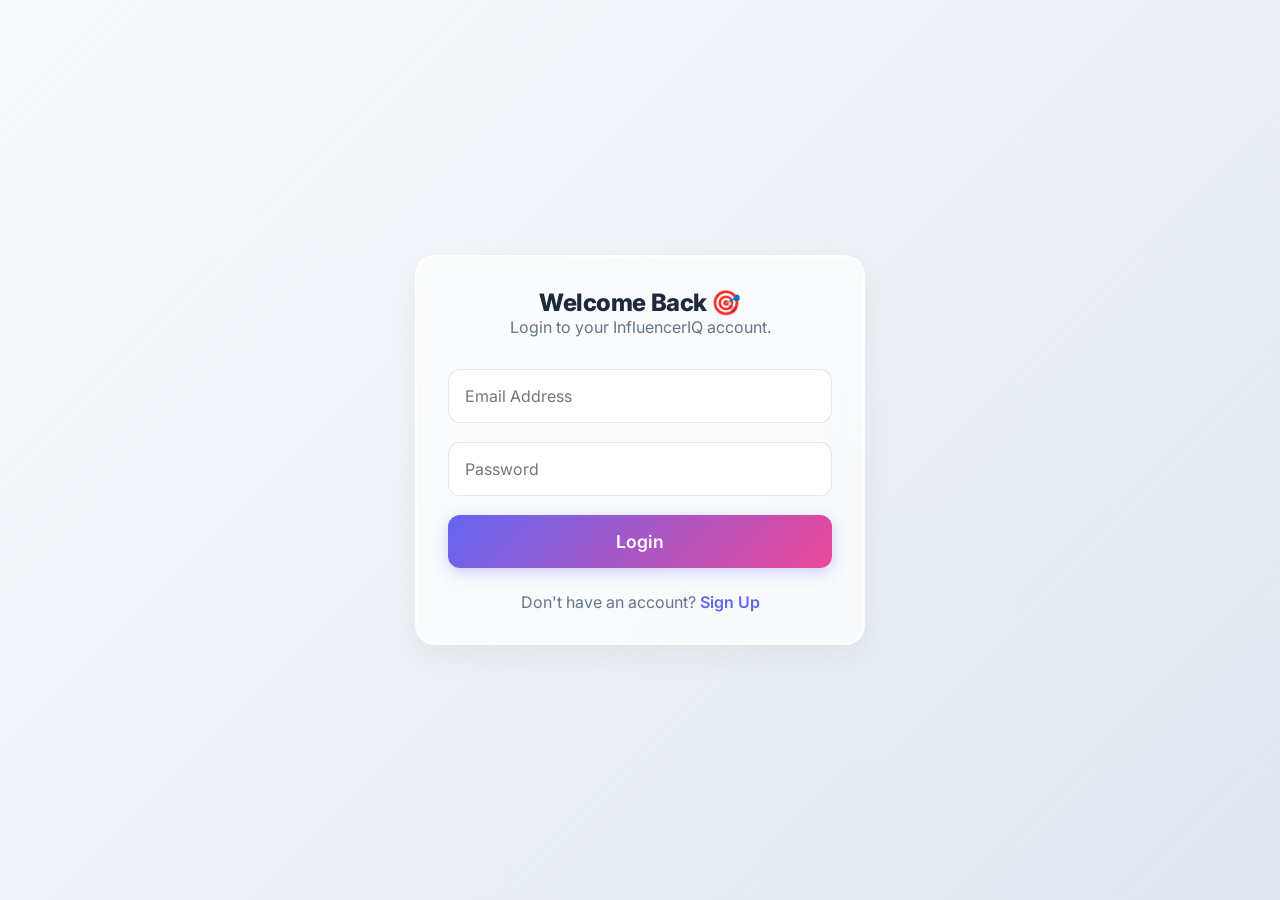
<file: Influencer-Detection-for-Business-and-Ad-Targeting-main/Frontend/index.html>
<!DOCTYPE html>
<html lang="en">
<head>
    <meta charset="UTF-8">
    <meta http-equiv="refresh" content="0; url=login.html">
    <title>Redirecting...</title>
</head>
<body>
    <script>window.location.href="login.html";</script>
</body>
</html>
</file>
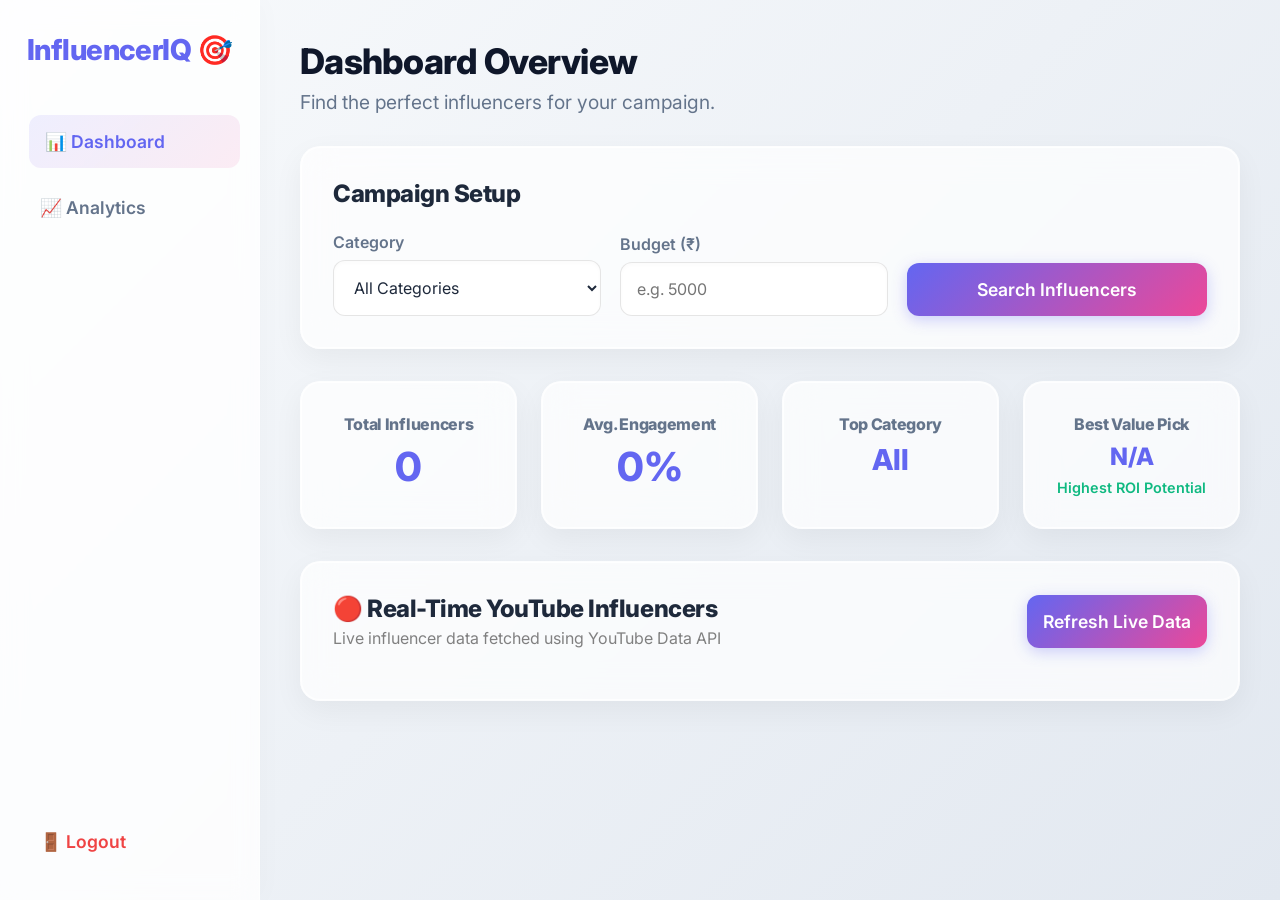
<file: Influencer-Detection-for-Business-and-Ad-Targeting-main/Frontend/dashboard.html>
<!DOCTYPE html>
<html lang="en">

<head>

    <meta charset="UTF-8">

    <meta
        name="viewport"
        content="width=device-width, initial-scale=1.0"
    >

    <title>
        Dashboard - InfluencerIQ
    </title>

    <link
        href="https://fonts.googleapis.com/css2?family=Inter:wght@300;400;600;800&display=swap"
        rel="stylesheet"
    >

    <link
        rel="stylesheet"
        href="styles.css"
    >

</head>

<body>

    <div class="dashboard-layout">

        <!-- SIDEBAR -->

        <aside class="sidebar">

            <h2 class="logo">
                InfluencerIQ 🎯
            </h2>

            <nav class="sidebar-nav">

                <a
                    href="dashboard.html"
                    class="active"
                >
                    📊 Dashboard
                </a>

                <a href="analytics.html">
                    📈 Analytics
                </a>

                <a
                    href="#"
                    onclick="logout()"
                    style="
                        margin-top:auto;
                        color:var(--danger);
                    "
                >
                    🚪 Logout
                </a>

            </nav>

        </aside>

        <!-- MAIN CONTENT -->

        <main class="main-content">

            <!-- HEADER -->

            <header class="section-header">

                <div>

                    <h1 class="section-title">
                        Dashboard Overview
                    </h1>

                    <p
                        class="tagline"
                        style="
                            text-align:left;
                            margin-bottom:0;
                        "
                    >
                        Find the perfect influencers
                        for your campaign.
                    </p>

                </div>

            </header>

            <!-- CAMPAIGN SETUP -->

            <div class="glass-card mb-2">

                <h2>
                    Campaign Setup
                </h2>

                <form
                    id="campaign-form"
                    style="
                        flex-direction:row;
                        flex-wrap:wrap;
                        align-items:flex-end;
                    "
                >

                    <div
                        class="input-group"
                        style="
                            flex:1;
                            min-width:200px;
                        "
                    >

                        <label>
                            Category
                        </label>

                        <select
                            id="campaign-category"
                            required
                        >

                            <option value="All">
                                All Categories
                            </option>

                            <option value="Fashion">
                                Fashion
                            </option>

                            <option value="Tech">
                                Tech
                            </option>

                            <option value="Fitness">
                                Fitness
                            </option>

                            <option value="Food">
                                Food
                            </option>

                            <option value="Travel">
                                Travel
                            </option>

                            <option value="Gaming">
                                Gaming
                            </option>

                            <option value="Beauty">
                                Beauty
                            </option>

                            <option value="Finance">
                                Finance
                            </option>

                        </select>

                    </div>

                    <div
                        class="input-group"
                        style="
                            flex:1;
                            min-width:200px;
                        "
                    >

                        <label>
                            Budget (₹)
                        </label>

                        <input
                            type="number"
                            id="campaign-budget"
                            placeholder="e.g. 5000"
                        >

                    </div>

                    <button
                        type="button"
                        class="btn-primary"
                        style="
                            flex:1;
                            min-width:200px;
                        "
                        onclick="fetchInfluencers()"
                    >

                        Search Influencers

                    </button>

                </form>

            </div>

            <!-- STATS -->

            <div class="analytics-cards mt-2">

                <div class="glass-card mini-card">

                    <h3>
                        Total Influencers
                    </h3>

                    <p
                        class="stat"
                        id="stat-total"
                    >
                        0
                    </p>

                </div>

                <div class="glass-card mini-card">

                    <h3>
                        Avg. Engagement
                    </h3>

                    <p
                        class="stat"
                        id="stat-engagement"
                    >
                        0%
                    </p>

                </div>

                <div class="glass-card mini-card">

                    <h3>
                        Top Category
                    </h3>

                    <p
                        class="stat"
                        id="stat-top-category"
                        style="
                            font-size:1.8rem;
                        "
                    >
                        All
                    </p>

                </div>

                <div class="glass-card mini-card">

                    <h3>
                        Best Value Pick
                    </h3>

                    <p
                        class="stat"
                        id="stat-roi-suggestion"
                        style="
                            font-size:1.5rem;
                        "
                    >
                        N/A
                    </p>

                    <span class="sub-stat">
                        Highest ROI Potential
                    </span>

                </div>

            </div>

            <!-- REAL-TIME YOUTUBE SECTION -->

            <section class="mt-2">

                <div class="glass-card">

                    <div
                        style="
                            display:flex;
                            justify-content:space-between;
                            align-items:center;
                            flex-wrap:wrap;
                            gap:10px;
                        "
                    >

                        <div>

                            <h2>
                                🔴 Real-Time YouTube Influencers
                            </h2>

                            <p
                                style="
                                    color:gray;
                                    margin-top:5px;
                                "
                            >
                                Live influencer data fetched
                                using YouTube Data API
                            </p>

                        </div>

                        <button
                            class="btn-primary"
                            onclick="loadYoutubeInfluencers()"
                        >

                            Refresh Live Data

                        </button>

                    </div>

                    <div
                        id="youtubeInfluencers"
                        class="youtube-grid"
                    >

                    </div>

                </div>

            </section>

        </main>

    </div>

    <script src="app.js"></script>

</body>

</html>
</file>
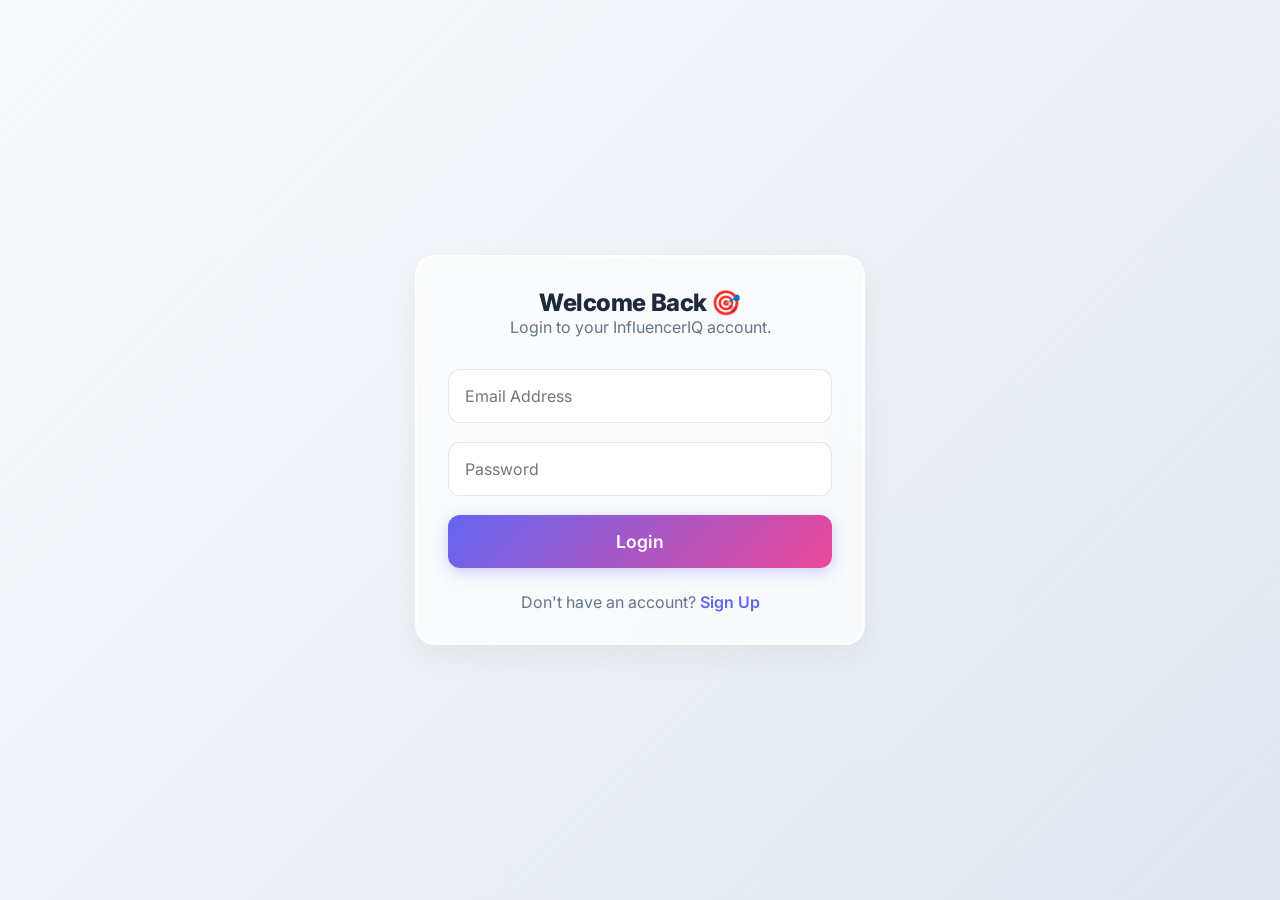
<file: Influencer-Detection-for-Business-and-Ad-Targeting-main/Frontend/login.html>
<!DOCTYPE html>
<html lang="en">
<head>
    <meta charset="UTF-8">
    <meta name="viewport" content="width=device-width, initial-scale=1.0">
    <title>Login - InfluencerIQ</title>
    <link href="https://fonts.googleapis.com/css2?family=Inter:wght@300;400;600;800&display=swap" rel="stylesheet">
    <link rel="stylesheet" href="styles.css">
</head>
<body>
    <div class="auth-wrapper">
        <div class="glass-card auth-card">
            <h2 class="text-center">Welcome Back 🎯</h2>
            <p class="text-center text-muted mb-2">Login to your InfluencerIQ account.</p>
            <form id="login-form">
                <input type="email" id="login-email" placeholder="Email Address" required>
                <input type="password" id="login-password" placeholder="Password" required>
                <button type="button" class="btn-primary" onclick="login()">Login</button>
            </form>
            <p class="switch-auth">Don't have an account? <a href="signup.html">Sign Up</a></p>
        </div>
    </div>
    <script src="app.js"></script>
</body>
</html>
</file>
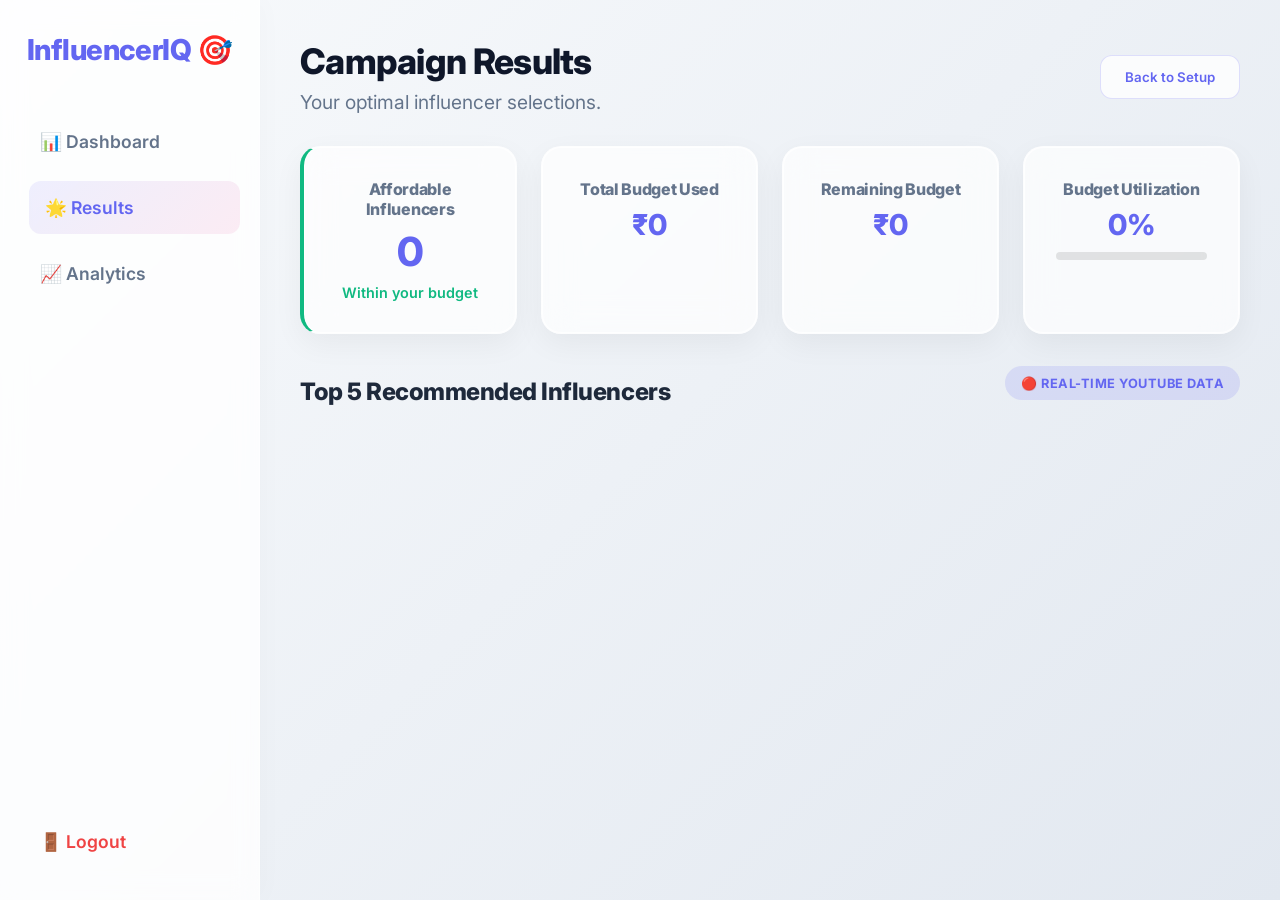
<file: Influencer-Detection-for-Business-and-Ad-Targeting-main/Frontend/results.html>
<!DOCTYPE html>
<html lang="en">

<head>

    <meta charset="UTF-8">

    <meta
        name="viewport"
        content="width=device-width, initial-scale=1.0"
    >

    <title>
        Campaign Results - InfluencerIQ
    </title>

    <link
        href="https://fonts.googleapis.com/css2?family=Inter:wght@300;400;600;800&display=swap"
        rel="stylesheet"
    >

    <link
        rel="stylesheet"
        href="styles.css"
    >

</head>

<body>

    <div class="dashboard-layout">

        <!-- ========================= -->
        <!-- SIDEBAR -->
        <!-- ========================= -->

        <aside class="sidebar">

            <h2 class="logo">
                InfluencerIQ 🎯
            </h2>

            <nav class="sidebar-nav">

                <a href="dashboard.html">
                    📊 Dashboard
                </a>

                <a
                    href="results.html"
                    class="active"
                >
                    🌟 Results
                </a>

                <a href="analytics.html">
                    📈 Analytics
                </a>

                <a
                    href="#"
                    onclick="logout()"
                    style="
                        margin-top:auto;
                        color:var(--danger);
                    "
                >
                    🚪 Logout
                </a>

            </nav>

        </aside>

        <!-- ========================= -->
        <!-- MAIN CONTENT -->
        <!-- ========================= -->

        <main class="main-content">

            <!-- ========================= -->
            <!-- HEADER -->
            <!-- ========================= -->

            <header class="section-header">

                <div>

                    <h1 class="section-title">
                        Campaign Results
                    </h1>

                    <p
                        class="tagline"
                        style="
                            text-align:left;
                            margin-bottom:0;
                        "
                    >

                        Your optimal influencer selections.

                    </p>

                </div>

                <button
                    class="btn-secondary"
                    onclick="
                        window.location.href=
                        'dashboard.html'
                    "
                >

                    Back to Setup

                </button>

            </header>

            <!-- ========================= -->
            <!-- BUDGET STATS -->
            <!-- ========================= -->

            <div
                class="analytics-cards mt-2"
                id="budget-stats-container"
            >

                <!-- Affordable -->

                <div
                    class="glass-card mini-card"
                    style="
                        border-left:
                        4px solid var(--success);
                    "
                >

                    <h3>
                        Affordable Influencers
                    </h3>

                    <p
                        class="stat"
                        id="stat-afford-count"
                    >
                        0
                    </p>

                    <span class="sub-stat">

                        Within your budget

                    </span>

                </div>

                <!-- Total Budget -->

                <div class="glass-card mini-card">

                    <h3>
                        Total Budget Used
                    </h3>

                    <p
                        class="stat"
                        id="stat-total-cost"
                        style="
                            font-size:1.8rem;
                        "
                    >

                        ₹0

                    </p>

                </div>

                <!-- Remaining -->

                <div class="glass-card mini-card">

                    <h3>
                        Remaining Budget
                    </h3>

                    <p
                        class="stat"
                        id="stat-remaining-budget"
                        style="
                            font-size:1.8rem;
                        "
                    >

                        ₹0

                    </p>

                </div>

                <!-- Utilization -->

                <div class="glass-card mini-card">

                    <h3>
                        Budget Utilization
                    </h3>

                    <p
                        class="stat"
                        id="stat-budget-utilization"
                        style="
                            font-size:1.8rem;
                        "
                    >

                        0%

                    </p>

                    <div
                        style="
                            width:100%;
                            height:8px;
                            background:
                            rgba(0,0,0,0.1);
                            border-radius:4px;
                            margin-top:10px;
                        "
                    >

                        <div
                            id="utilization-bar"
                            style="
                                height:100%;
                                width:0%;
                                background:
                                var(--primary);
                                border-radius:4px;
                                transition:
                                width 0.5s;
                            "
                        ></div>

                    </div>

                </div>

            </div>

            <!-- ========================= -->
            <!-- TOP INFLUENCERS -->
            <!-- ========================= -->

            <div class="top-influencers-section mt-2">

                <div
                    style="
                        display:flex;
                        justify-content:
                        space-between;
                        align-items:center;
                        flex-wrap:wrap;
                        gap:1rem;
                    "
                >

                    <h2>
                        Top 5 Recommended Influencers
                    </h2>

                    <span
                        class="badge platform"
                        style="
                            padding:
                            0.6rem 1rem;
                        "
                    >

                        🔴 Real-Time YouTube Data

                    </span>

                </div>

                <!-- Spinner -->

                <div
                    class="spinner hidden"
                    id="influencers-spinner"
                ></div>

                <!-- Cards -->

                <div
                    class="influencer-grid mt-2"
                    id="top-influencer-list"
                >

                    <!-- JS FILLS -->

                </div>

            </div>

            <!-- ========================= -->
            <!-- OTHER AFFORDABLE -->
            <!-- ========================= -->

            <div
                class="mt-2 hidden"
                id="remaining-influencers-section"
            >

                <div
                    style="
                        display:flex;
                        justify-content:
                        space-between;
                        align-items:center;
                        flex-wrap:wrap;
                        gap:1rem;
                    "
                >

                    <h2>
                        Other Affordable Influencers
                    </h2>

                    <span
                        class="badge fair"
                        style="
                            padding:
                            0.5rem 1rem;
                        "
                    >

                        💡 Budget Friendly Picks

                    </span>

                </div>

                <div
                    class="glass-card table-container mt-2"
                >

                    <table id="remaining-table">

                        <thead>

                            <tr>

                                <th>
                                    Name
                                </th>

                                <th>
                                    Category
                                </th>

                                <th>
                                    Followers
                                </th>

                                <th>
                                    Engagement
                                </th>

                                <th>
                                    Cost
                                </th>

                                <th>
                                    Status
                                </th>

                                <th>
                                    Action
                                </th>

                            </tr>

                        </thead>

                        <tbody>

                            <!-- JS FILLS -->

                        </tbody>

                    </table>

                </div>

            </div>

        </main>

    </div>

    <!-- ========================= -->
    <!-- SCRIPT -->
    <!-- ========================= -->

    <script src="app.js"></script>

</body>

</html>
</file>
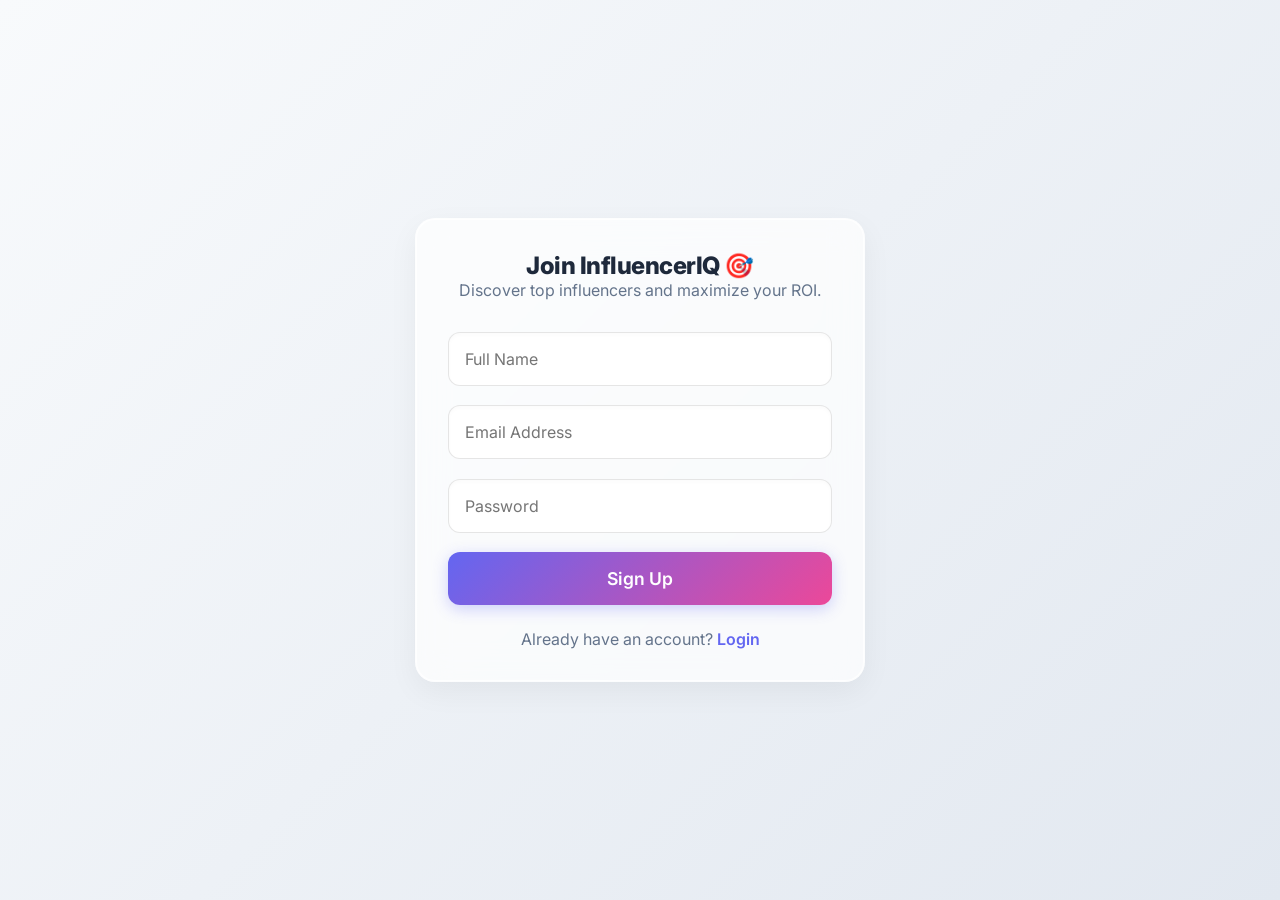
<file: Influencer-Detection-for-Business-and-Ad-Targeting-main/Frontend/signup.html>
<!DOCTYPE html>
<html lang="en">
<head>
    <meta charset="UTF-8">
    <meta name="viewport" content="width=device-width, initial-scale=1.0">
    <title>Signup - InfluencerIQ</title>
    <link href="https://fonts.googleapis.com/css2?family=Inter:wght@300;400;600;800&display=swap" rel="stylesheet">
    <link rel="stylesheet" href="styles.css">
</head>
<body>
    <div class="auth-wrapper">
        <div class="glass-card auth-card">
            <h2 class="text-center">Join InfluencerIQ 🎯</h2>
            <p class="text-center text-muted mb-2">Discover top influencers and maximize your ROI.</p>
            <form id="signup-form">
                <input type="text" id="signup-name" placeholder="Full Name" required>
                <input type="email" id="signup-email" placeholder="Email Address" required>
                <input type="password" id="signup-password" placeholder="Password" required>
                <button type="button" class="btn-primary" onclick="signup()">Sign Up</button>
            </form>
            <p class="switch-auth">Already have an account? <a href="login.html">Login</a></p>
        </div>
    </div>
    <script src="app.js"></script>
</body>
</html>
</file>
<file: Influencer-Detection-for-Business-and-Ad-Targeting-main/Frontend/styles.css>
/* Advanced Light Theme & Variables */
:root {
    --primary: #6366f1; /* Indigo */
    --secondary: #ec4899; /* Pink */
    --accent: #8b5cf6; /* Purple */
    
    /* Light Theme Backgrounds */
    --bg-gradient: linear-gradient(135deg, #f8fafc 0%, #e2e8f0 100%);
    --glass-bg: rgba(255, 255, 255, 0.7);
    --glass-border: rgba(255, 255, 255, 0.5);
    
    /* Text Colors */
    --text-main: #1e293b;
    --text-muted: #64748b;
    
    /* Status Colors */
    --success: #10b981;
    --danger: #ef4444;
    --warning: #f59e0b;
}

* {
    margin: 0;
    padding: 0;
    box-sizing: border-box;
    font-family: 'Inter', -apple-system, sans-serif;
}

body {
    background: var(--bg-gradient);
    color: var(--text-main);
    min-height: 100vh;
    overflow-x: hidden;
}

/* Typography & Utilities */
h1, h2, h3 { font-weight: 800; letter-spacing: -0.02em; }
.big-heading { 
    font-size: 3.5rem; 
    text-align: center; 
    margin-bottom: 0.5rem; 
    background: linear-gradient(135deg, var(--primary), var(--secondary)); 
    -webkit-background-clip: text; 
    -webkit-text-fill-color: transparent; 
}
.tagline { text-align: center; color: var(--text-muted); font-size: 1.2rem; margin-bottom: 2rem; }
.section-title { font-size: 2.2rem; margin-bottom: 0.5rem; color: #0f172a; }

.text-center { text-align: center; }
.text-muted { color: var(--text-muted); }
.mt-2 { margin-top: 2rem; }
.mb-2 { margin-bottom: 2rem; }
.hidden { display: none !important; }

/* Dashboard Layout */
.dashboard-layout {
    display: flex;
    min-height: 100vh;
}

.sidebar {
    width: 260px;
    background: rgba(255, 255, 255, 0.8);
    backdrop-filter: blur(12px);
    -webkit-backdrop-filter: blur(12px);
    border-right: 1px solid var(--glass-border);
    padding: 2rem 1.5rem;
    display: flex;
    flex-direction: column;
    position: sticky;
    top: 0;
    height: 100vh;
    box-shadow: 4px 0 24px rgba(0,0,0,0.02);
}

.sidebar .logo {
    font-size: 1.8rem;
    font-weight: 800;
    margin-bottom: 3rem;
    text-align: center;
    color: var(--primary);
}

.sidebar-nav {
    display: flex;
    flex-direction: column;
    gap: 0.8rem;
    flex: 1;
}

.sidebar-nav a {
    color: var(--text-muted);
    text-decoration: none;
    padding: 1rem;
    border-radius: 12px;
    transition: all 0.3s ease;
    font-weight: 600;
    font-size: 1.1rem;
    display: flex;
    align-items: center;
    gap: 0.5rem;
}

.sidebar-nav a:hover, .sidebar-nav a.active {
    background: linear-gradient(135deg, rgba(99,102,241,0.1), rgba(236,72,153,0.1));
    color: var(--primary);
    transform: translateX(5px);
}

.main-content {
    flex: 1;
    padding: 2.5rem;
    overflow-y: auto;
}

/* Glassmorphism Classes - Light Theme */
.glass-card {
    background: var(--glass-bg);
    backdrop-filter: blur(16px);
    -webkit-backdrop-filter: blur(16px);
    border: 1px solid var(--glass-border);
    border-radius: 20px;
    padding: 2rem;
    box-shadow: 0 10px 30px rgba(0, 0, 0, 0.05), inset 0 0 0 1px rgba(255,255,255,0.8);
    transition: transform 0.4s cubic-bezier(0.175, 0.885, 0.32, 1.275), box-shadow 0.4s ease;
}
.glass-card:hover {
    transform: translateY(-4px);
    box-shadow: 0 20px 40px rgba(0, 0, 0, 0.08), inset 0 0 0 1px rgba(255,255,255,1);
}

/* Auth Pages */
.auth-wrapper {
    display: flex;
    align-items: center;
    justify-content: center;
    min-height: 100vh;
    padding: 2rem;
}
.auth-card {
    width: 100%;
    max-width: 450px;
}

/* Forms & Inputs */
form { display: flex; flex-direction: column; gap: 1.2rem; margin-top: 1.5rem; }
input, select {
    width: 100%;
    padding: 1rem;
    border-radius: 12px;
    border: 1px solid rgba(0, 0, 0, 0.1);
    background: rgba(255, 255, 255, 0.9);
    color: var(--text-main);
    font-size: 1rem;
    outline: none;
    transition: all 0.3s ease;
    box-shadow: inset 0 2px 4px rgba(0,0,0,0.02);
}
input:focus, select:focus { 
    border-color: var(--primary); 
    box-shadow: 0 0 0 4px rgba(99,102,241,0.1);
}
.input-group label { margin-bottom: 0.5rem; display: block; font-weight: 600; color: var(--text-muted); }

/* Buttons */
.btn-primary {
    background: linear-gradient(135deg, var(--primary), var(--secondary));
    color: white;
    padding: 1rem;
    border: none;
    border-radius: 12px;
    font-size: 1.1rem;
    font-weight: 600;
    cursor: pointer;
    transition: all 0.3s ease;
    box-shadow: 0 4px 15px rgba(99,102,241,0.3);
}
.btn-primary:hover { 
    opacity: 0.95; 
    transform: translateY(-2px); 
    box-shadow: 0 8px 25px rgba(99,102,241,0.4);
}
.btn-primary:active {
    transform: translateY(0);
}

.btn-secondary {
    background: rgba(255, 255, 255, 0.8);
    color: var(--primary);
    padding: 0.8rem 1.5rem;
    border: 1px solid rgba(99,102,241,0.2);
    border-radius: 12px;
    font-weight: 600;
    cursor: pointer;
    transition: all 0.3s ease;
}
.btn-secondary:hover { 
    background: rgba(99,102,241,0.05); 
    border-color: var(--primary);
}

.switch-auth { margin-top: 1.5rem; text-align: center; color: var(--text-muted); }
.switch-auth a { color: var(--primary); text-decoration: none; font-weight: 600; transition: color 0.3s;}
.switch-auth a:hover { color: var(--accent); text-decoration: underline; }

/* Category Analytics */
.analytics-cards {
    display: grid;
    grid-template-columns: repeat(auto-fit, minmax(200px, 1fr));
    gap: 1.5rem;
}
.mini-card {
    text-align: center;
}
.mini-card h3 { font-size: 1rem; color: var(--text-muted); margin-bottom: 0.5rem; }
.mini-card .stat { font-size: 2.5rem; font-weight: 800; color: var(--primary); }
.mini-card .sub-stat { font-size: 0.9rem; color: var(--success); font-weight: 600; margin-top:0.5rem; display:block;}

.section-header {
    display: flex;
    justify-content: space-between;
    align-items: center;
    margin-bottom: 2rem;
    flex-wrap: wrap;
    gap: 1rem;
}

/* Influencer Grid */
.influencer-grid {
    display: grid;
    grid-template-columns: repeat(auto-fill, minmax(300px, 1fr));
    gap: 2rem;
}
.influencer-card {
    display: flex;
    flex-direction: column;
    gap: 0.5rem;
    position: relative;
    overflow: hidden;
}
.influencer-card::before {
    content: '';
    position: absolute;
    top: 0; left: 0; right: 0; height: 4px;
    background: linear-gradient(90deg, var(--primary), var(--secondary));
    opacity: 0;
    transition: opacity 0.3s ease;
}
.influencer-card:hover::before {
    opacity: 1;
}

.influencer-card h3 { font-size: 1.4rem; color: #0f172a; }
.influencer-card p { color: var(--text-muted); font-size: 0.9rem; }
.card-stats {
    display: flex;
    justify-content: space-between;
    margin: 1.5rem 0;
    padding: 1.5rem 0;
    border-top: 1px solid rgba(0,0,0,0.05);
    border-bottom: 1px solid rgba(0,0,0,0.05);
}
.stat-box { text-align: center; }
.stat-box strong { display: block; color: var(--primary); font-size: 1.2rem; font-weight: 800;}

.cost-display {
    font-size: 1.1rem;
}
.cost-display strong {
    font-size: 1.4rem;
    color: #0f172a;
}

/* Badges */
.badge {
    padding: 0.4rem 1rem;
    border-radius: 20px;
    font-size: 0.8rem;
    font-weight: 700;
    display: inline-block;
    text-transform: uppercase;
    letter-spacing: 0.5px;
}
.badge.fair { background: rgba(16, 185, 129, 0.15); color: #059669; }
.badge.overpriced { background: rgba(239, 68, 68, 0.15); color: #dc2626; }
.badge.undervalued { background: rgba(245, 158, 11, 0.15); color: #d97706; }
.badge.platform { background: rgba(99, 102, 241, 0.15); color: var(--primary); margin-bottom: 1rem;}

/* Custom Alert System */
#alert-container {
    position: fixed;
    top: 20px;
    right: 20px;
    z-index: 9999;
    display: flex;
    flex-direction: column;
    gap: 10px;
}
.custom-alert {
    background: white;
    border-left: 4px solid var(--primary);
    padding: 1rem 1.5rem;
    border-radius: 8px;
    box-shadow: 0 10px 25px rgba(0,0,0,0.1);
    animation: slideIn 0.3s ease forwards;
    display: flex;
    align-items: center;
    gap: 10px;
    color: var(--text-main);
    font-weight: 600;
}
.custom-alert.error { border-left-color: var(--danger); }
.custom-alert.success { border-left-color: var(--success); }

@keyframes slideIn {
    from { transform: translateX(100%); opacity: 0; }
    to { transform: translateX(0); opacity: 1; }
}

/* Table */
.table-container { overflow-x: auto; }
table { width: 100%; border-collapse: collapse; text-align: left; }
th, td { padding: 1.2rem 1rem; border-bottom: 1px solid rgba(0,0,0,0.05); }
th { color: var(--text-muted); font-weight: 600; text-transform: uppercase; font-size: 0.85rem; letter-spacing: 0.5px;}
td { color: #0f172a; font-weight: 500;}
tr:hover { background: rgba(99,102,241,0.02); }

/* Chart Containers */
.charts-grid {
    display: grid;
    grid-template-columns: 1fr 1fr;
    gap: 2rem;
    margin-top: 2rem;
}
.chart-container { height: 350px; padding: 1.5rem; position: relative;}
.chart-container.full-width { grid-column: span 2; }

/* Spinner */
.spinner {
    border: 4px solid rgba(99,102,241,0.1);
    border-left-color: var(--primary);
    border-radius: 50%;
    width: 40px;
    height: 40px;
    animation: spin 1s linear infinite;
    margin: 2rem auto;
}
@keyframes spin { 0% { transform: rotate(0deg); } 100% { transform: rotate(360deg); } }
.youtube-grid {

    display: grid;

    grid-template-columns:
        repeat(auto-fit, minmax(300px, 1fr));

    gap: 20px;

    margin-top: 20px;
}

.influencer-card {

    padding: 20px;

    border-radius: 16px;

    background: white;

    box-shadow:
        0 4px 12px rgba(0,0,0,0.1);

    transition: 0.3s;
}

.influencer-card:hover {

    transform: translateY(-5px);
}

.influencer-card h2 {

    margin-bottom: 10px;

    color: #4f46e5;
}

.influencer-card p {

    margin: 8px 0;

    color: #374151;
}
</file>
